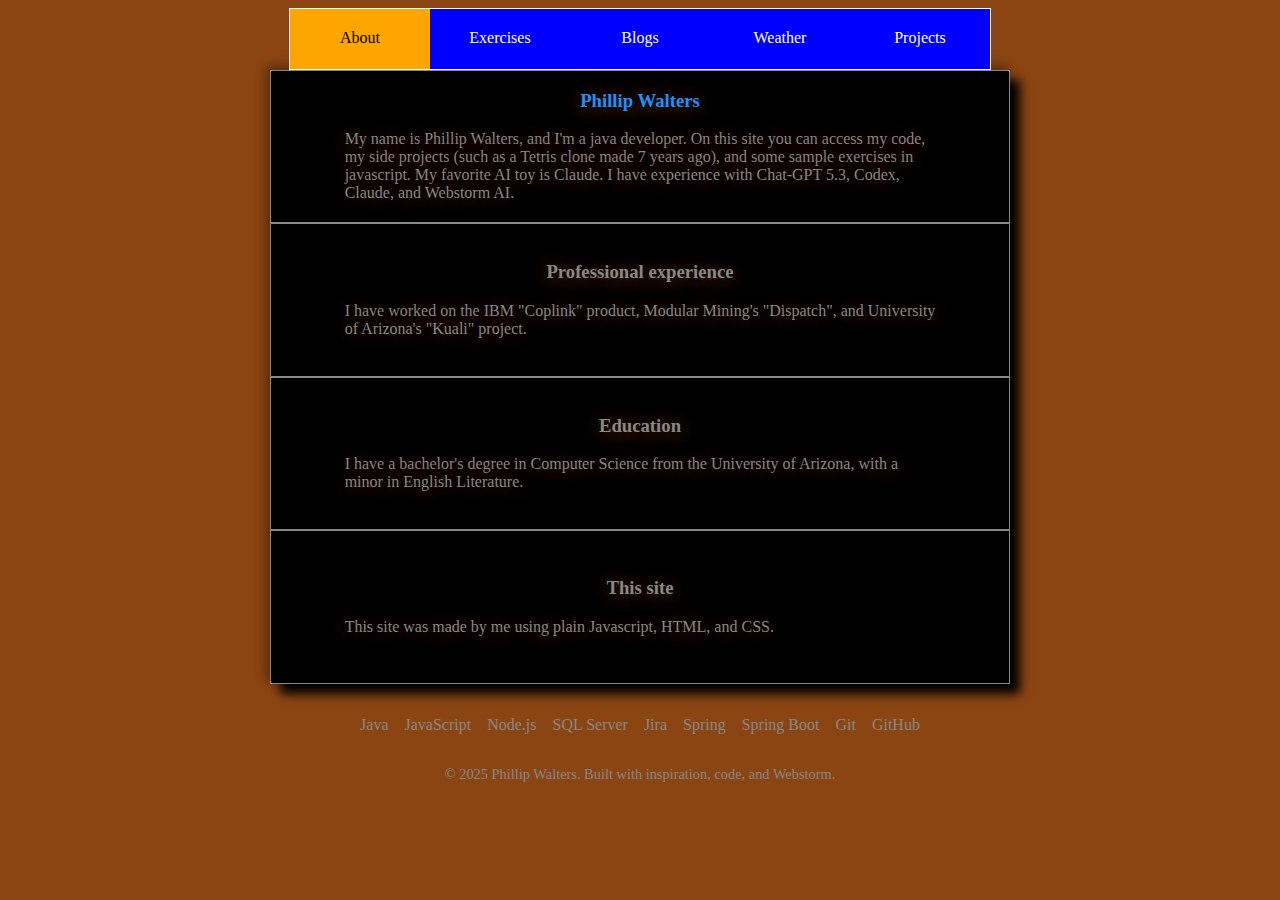
<file: index.html>
<!DOCTYPE html>
<html lang="en">

<head>
    <meta name="viewport" content="width=device-width, initial-scale=1.0" xmlns="http://www.w3.org/1999/html">
    <meta charset="UTF-8">
    <title>Phil's Portfolio</title>
    <link rel="stylesheet" href="css/style.css">
    <link rel="stylesheet" href="css/footer.css">
    <link rel="stylesheet" href="css/content.css">
</head>
<body>

<header class="header">

    <ul>
        <li><a href="./index.html" class="selected">About</a></li>
        <li><a href="./exercises.html">Exercises</a></li>
        <li><a href="./blogs.html">Blogs</a></li>
        <li><a href="./weather.html">Weather</a></li>
        <li><a href="./projects.html">Projects</a></li>
    </ul>

</header>




<div class="contains fourGrid">

<div class="section">
    <h3><a href="mailto:philumni@gmail.com" title="philumni@gmail.com">Phillip Walters</a></h3>
    <div style="width:80%;">My name is Phillip Walters, and I'm a java developer. On this site you can access my
        code, my side projects (such as a Tetris clone made 7 years ago),
        and some sample exercises in javascript. My favorite AI toy is Claude.
        I have experience with Chat-GPT 5.3, Codex, Claude, and Webstorm AI.
    </div>
</div>

<div class="section">
    <h3>Professional experience</h3>
    <div style="width:80%;">I have worked on the IBM "Coplink" product,
        Modular Mining's "Dispatch", and University of Arizona's "Kuali" project.
    </div>
</div>

<div class="section">
    <h3>Education</h3>
    <div style="width:80%;">I have a bachelor's degree in Computer Science from the University of Arizona,
        with a minor in English Literature.
    </div>
</div>

    <div class="section">

    <h3>This site</h3>

    <div style="width:80%;">
        This site was made by me using plain Javascript, HTML, and CSS.
    </div>
</div>
   </div> <!-- end flex column for the whole page -->
<footer>
    <div class="footer-links">
        <a href="https://www.java.com/" target="_blank">Java</a>
        <a href="https://developer.mozilla.org/en-US/docs/Web/JavaScript" target="_blank">JavaScript</a>
        <a href="https://nodejs.org/" target="_blank">Node.js</a>
        <a href="https://www.microsoft.com/" target="_blank">SQL Server</a>
        <a href="https://www.atlassian.com/software/jira" target="_blank">Jira</a>
        <a href="https://spring.io/" target="_blank">Spring</a>
        <a href="https://spring.io/projects/spring-boot" target="_blank">Spring Boot</a>
        <a href="https://git-scm.com/" target="_blank">Git</a>
        <a href="https://github.com/" target="_blank">GitHub</a>
           </div>
    <div class="footer-bottom">
        © 2025 Phillip Walters. Built with inspiration, code, and Webstorm.
    </div>


</footer>
</body>

</html>
</file>
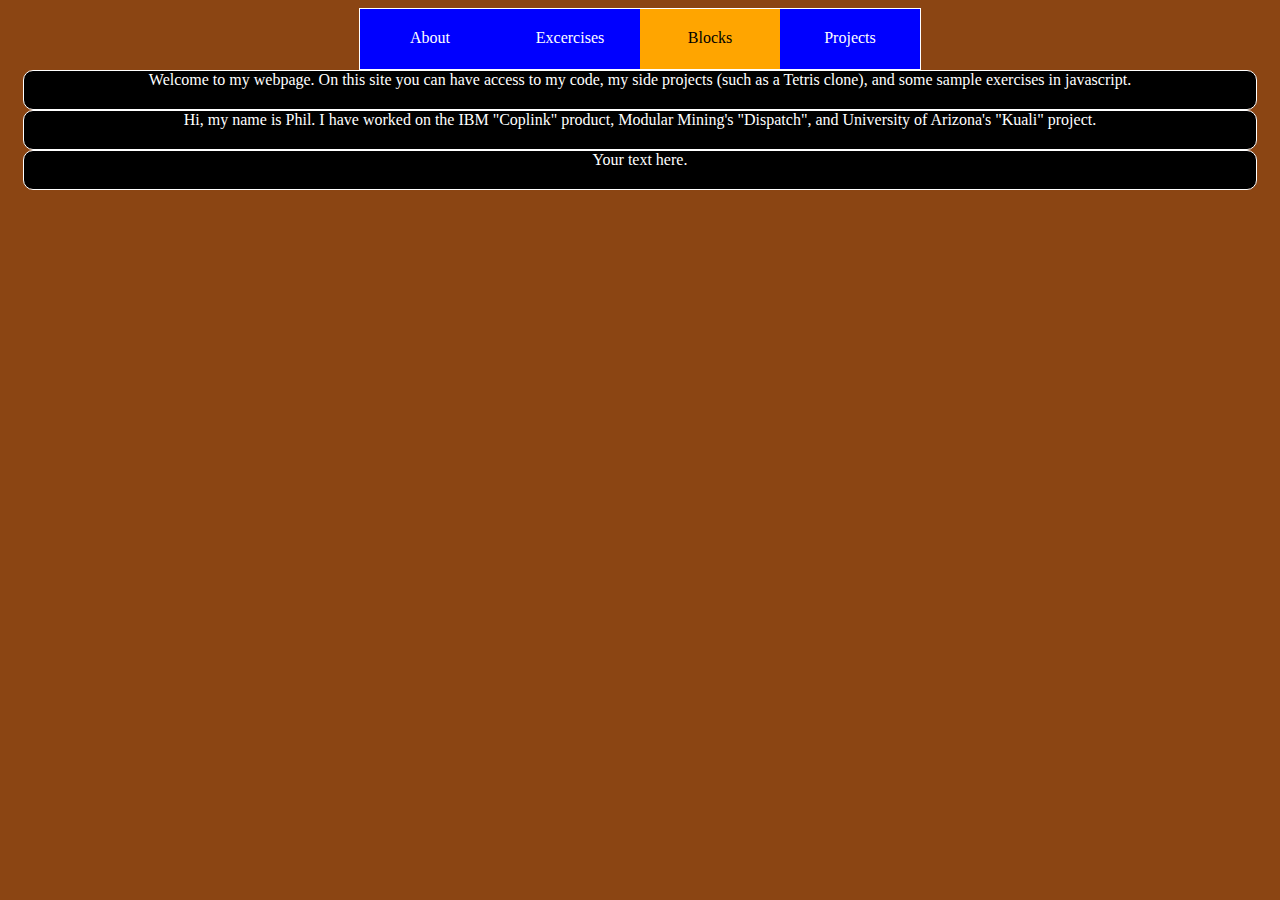
<file: blocks.html>
<!DOCTYPE html>
<html lang="en">

<head>
  <meta name="viewport" content="width=device-width, initial-scale=1.0" xmlns="http://www.w3.org/1999/html">
  <meta charset="UTF-8">
  <title>Phil's Portfolio</title>
  <link rel="stylesheet" href="css/style.css">
<body>

<header class="header">

  <ul>
    <li><a href="./index.html">About</a></li>
    <li><a href="./exercises.html">Excercises</a></li>
    <li><a href="./blocks.html" class="selected">Blocks</a></li>
    <li><a href="./projects.html">Projects</a></li>
  </ul>



</header>



<div class="centerRow">
  Welcome to my webpage. On this site you can have access to my code, my side projects (such as a Tetris clone),
  and some sample exercises in javascript.
</div>

<div class="centerRow">
  Hi, my name is Phil. I have worked on the IBM "Coplink" product, Modular Mining's "Dispatch", and University of Arizona's "Kuali" project.
</div>



<div class="centerRow">
  Your text here.
</div>

</body>

</html>
</file>
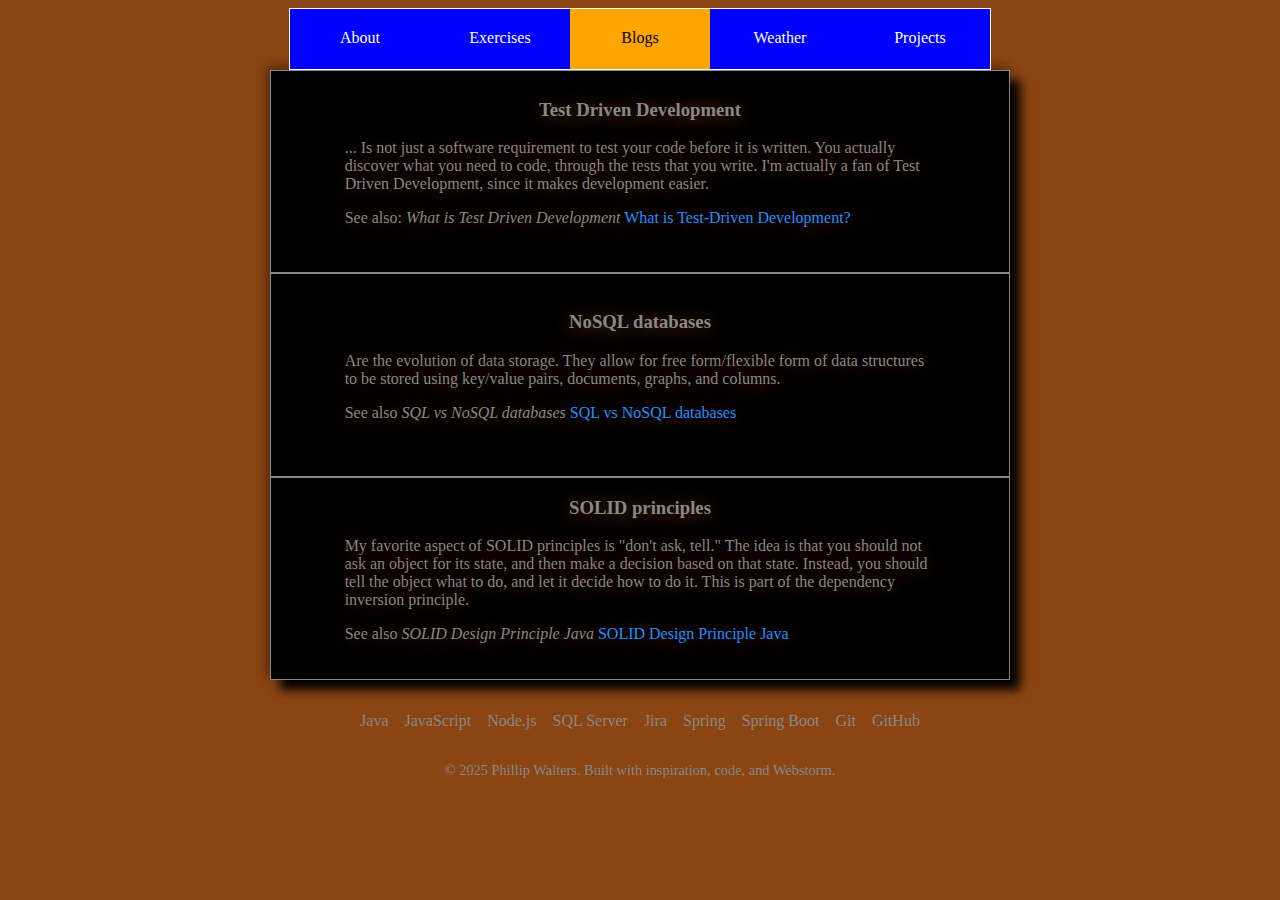
<file: blogs.html>
<!DOCTYPE html>
<html lang="en">

<head>
    <meta name="viewport" content="width=device-width, initial-scale=1.0" xmlns="http://www.w3.org/1999/html">
    <meta charset="UTF-8">
    <title>Phil's Portfolio</title>
    <link rel="stylesheet" href="css/style.css">
    <link rel="stylesheet" href="css/footer.css">
    <link rel="stylesheet" href="css/content.css">


<body>

<header class="header">

    <ul>
        <li><a href="./index.html">About</a></li>
        <li><a href="./exercises.html">Exercises</a></li>
        <li><a href="./blogs.html" class="selected">Blogs</a></li>
        <li><a href="./weather.html">Weather</a></li>
        <li><a href="./projects.html">Projects</a></li>
    </ul>


</header>

<div class="contains threeGrid">

<div class="section">
    <h3>Test Driven Development</h3>
    <div style="width:80%">... Is not just a software requirement to test your code before it is written.
        You actually discover what you need to code, through the tests that you write.
        I'm actually a fan of Test Driven Development, since it makes development easier.

    </div>
    <p style="width:80%">See also: <i>What is Test Driven Development</i>
        <a href="https://testdriven.io/test-driven-development" target="_blank" rel="noopener noreferrer">
            What is Test-Driven Development? </a></p>

</div>

<div class="section">
    <h3>NoSQL databases</h3>

    <div style="width:80%">
        Are the evolution of data storage. They allow for free form/flexible form of data structures to be stored using
        key/value pairs, documents, graphs, and columns.
        <p>See also <i>SQL vs NoSQL databases</i> <a href="https://circleci.com/blog/sql-vs-nosql-databases/"
                                                     target="_blank" rel="noopener noreferer">SQL vs NoSQL databases</a></p>
    </div>
</div>

<div class="section">
    <h3>SOLID principles</h3>
    <div style="width:80%">
    My favorite aspect of SOLID principles is "don't ask, tell." The idea is that you should not ask an object for its
    state, and then make a decision based on that state. Instead, you should tell the object what to do, and let it
    decide how to do it. This is part of the dependency inversion principle.
    <p>See also <i>SOLID Design Principle Java</i> <a href=
    "https://medium.com/@javatechie/solid-design-principle-java-ae96a48db97" target="_blank" rel="noopener noreferer">
        SOLID Design Principle Java</a></p>
</div>
</div>
</div>

<footer>
    <div class="footer-links">
        <a href="https://www.java.com/" target="_blank">Java</a>
        <a href="https://developer.mozilla.org/en-US/docs/Web/JavaScript" target="_blank">JavaScript</a>
        <a href="https://nodejs.org/" target="_blank">Node.js</a>
        <a href="https://www.microsoft.com/" target="_blank">SQL Server</a>
        <a href="https://www.atlassian.com/software/jira" target="_blank">Jira</a>
        <a href="https://spring.io/" target="_blank">Spring</a>
        <a href="https://spring.io/projects/spring-boot" target="_blank">Spring Boot</a>
        <a href="https://git-scm.com/" target="_blank">Git</a>
        <a href="https://github.com/" target="_blank">GitHub</a>
    </div>
    <div class="footer-bottom">
        © 2025 Phillip Walters. Built with inspiration, code, and Webstorm.
    </div>
</footer>
</body>

</html>
</file>
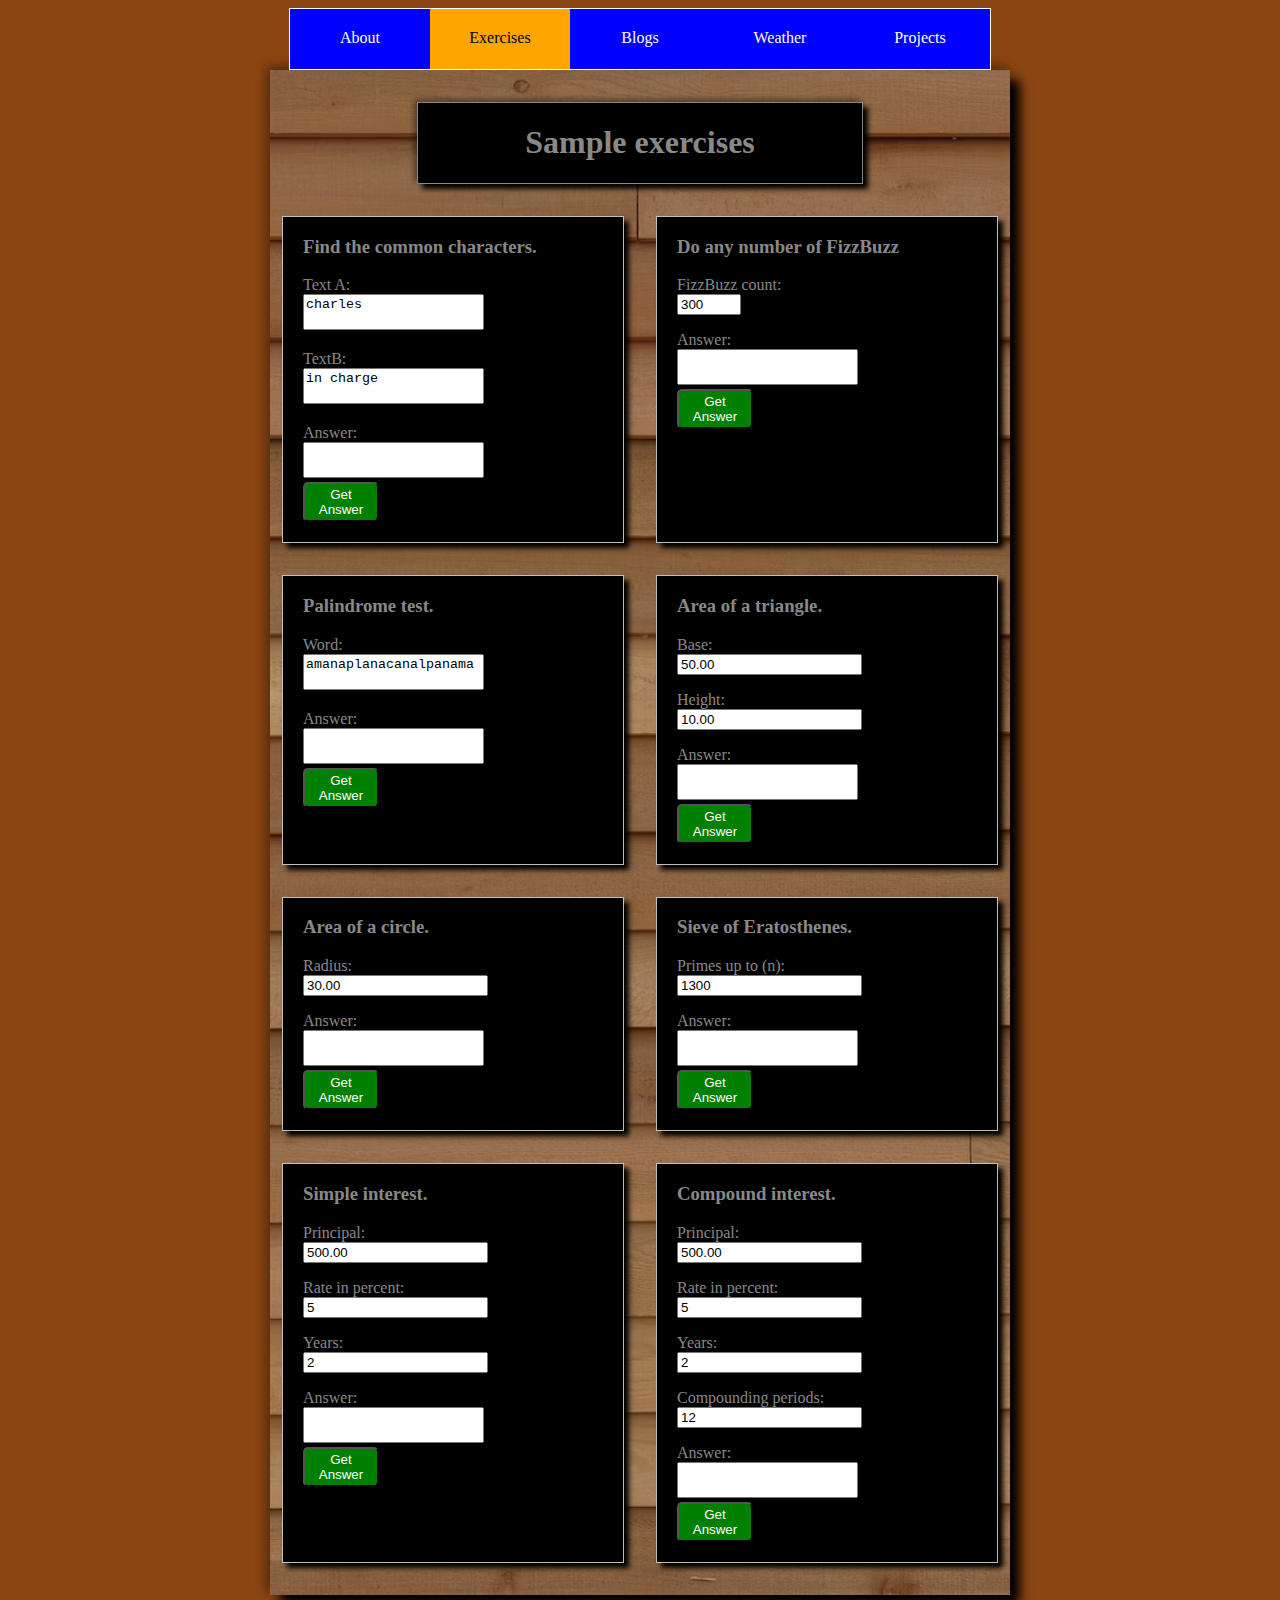
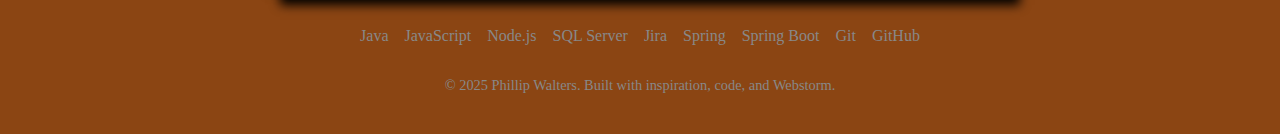
<file: exercises.html>
<!DOCTYPE html>

<html lang="en">
<meta name="viewport" content="width=device-width, initial-scale=1.0" xmlns="http://www.w3.org/1999/html">
<head>
    <title>Phil's Portfolio</title>
    <link rel="stylesheet" href="css/style.css">
    <link rel="stylesheet" href="css/footer.css">
    <link rel="stylesheet" href="css/exercises.css">
    <link rel="stylesheet" href="css/content.css">

    <script src="./js/solutions.js"></script>
    <script src="./js/solutions1.js"></script>
    <script src="./js/solutions2.js"></script>

    <link rel="preload" as="image" href="/wood2.avif" type="image/avif" fetchpriority="high">
</head>

<body>

<header class="header">
    <ul>
        <li><a href="index.html">About</a></li>
        <li><a href="exercises.html" class="selected">Exercises</a></li>
        <li><a href="blogs.html">Blogs</a></li>
        <li><a href="weather.html">Weather</a></li>
        <li><a href="projects.html">Projects</a></li>
    </ul>



</header>

<div class="article">

<div class="exerciseHeader">
    <h1>Sample exercises</h1>
</div>

<!-- start first problem set -->
<div class="container eightGrid">
    
      
    <div class="questionBox oneBox">
        <div>
            <div><h3>Find the common characters.</h3></div>

            <label for="textA">Text A:</label>
            <div><textarea id="textA">charles</textarea></div>
            <div style="height:1em;"></div>
            <label for="textB">TextB:</label>
            <div><textarea id="textB">in charge</textarea></div>
            <div style="height:1em;"></div>
            <label for="oneAnswer">Answer:</label>
            <div><textarea id="oneAnswer"></textarea></div>
            <div>
                <button onclick="myApp.oneAnswer();">Get Answer</button>
            </div>


        </div> <!-- end one box -->
    </div> <!-- end questionBox -->

    <div class="questionBox twoBox">
        <div>
            <div><h3>Do any number of FizzBuzz</h3></div>
            <label for="fCount">FizzBuzz count:</label>
            <div><input type="number" id="fCount" min=10 max=300 value="300"></div>
            <div style="height:1em;"></div>
            <label for="twoAnswer">Answer:</label>
            <div><textarea id="twoAnswer"></textarea></div>
            <div>
                <button onclick="myApp.twoAnswer()">Get Answer</button>
            </div>


        </div> <!-- end twoBox -->
    </div> <!-- end questionBox -->

    <div class="questionBox threeBox">
        <div>
            <div><h3>Palindrome test.</h3></div>

            <label for="pWord">Word:</label>
            <div><textarea id="pWord">amanaplanacanalpanama</textarea></div>
            <div style="height:1em;"></div>
            <label for="threeAnswer">Answer:</label>
            <div><textarea id="threeAnswer"></textarea></div>
            <div>
                <button onclick="myApp.threeAnswer();">Get Answer</button>
            </div>

        </div> <!-- end three box -->
    </div> <!-- end questionBox -->

    <div class="questionBox fourBox">
        <div>
            <div><h3>Area of a triangle.</h3></div>

            <label for="base">Base:</label>
            <div><input type="number" id="base" value="50.00"></div>
            <div style="height:1em;"></div>
            <label for="ht">Height:</label>
            <div><input type="number" id="ht" value="10.00"></div>
            <div style="height:1em;"></div>
            <label for="fourAnswer">Answer:</label>
            <div><textarea id="fourAnswer"></textarea></div>
            <div>
                <button onclick="myApp.fourAnswer();">Get Answer</button>
            </div>

        </div> <!-- end four box -->
    </div> <!-- end questionBox -->

    <div class="questionBox fiveBox">
        <div>
            <div><h3>Area of a circle.</h3></div>
            <label for="radius">Radius:</label>
            <div><input type="number" id="radius" value="30.00"></div>
            <div style="height:1em;"></div>
            <label for="fiveAnswer">Answer:</label>
            <div><textarea id="fiveAnswer"></textarea></div>
            <div>
                <button onclick="myApp.fiveAnswer();">Get Answer</button>
            </div>

        </div> <!-- end five box -->
    </div> <!-- end questionBox -->

    <div class="questionBox sixBox">
        <div>
            <div><h3>Sieve of Eratosthenes.</h3></div>

            <label for="nPrimes">Primes up to (n):</label>
            <div><input type="number" id="nPrimes" value="1300"></div>
            <div style="height:1em;"></div>
            <label for="sixAnswer">Answer:</label>
            <div><textarea id="sixAnswer"></textarea></div>
            <div>
                <button onclick="myApp.sixAnswer();">Get Answer</button>
            </div>

        </div> <!-- end six box -->
    </div> <!-- end questionBox -->

    <div class="questionBox sevenBox">
        <div>
            <div><h3>Simple interest.</h3></div>

            <label for="sPrincipal">Principal:</label>
            <div><input type="number" id="sPrincipal" value="500.00"></div>
            <div style="height:1em;"></div>
            <label for="sRate">Rate in percent:</label>
            <div><input type="number" id="sRate" value="5"></div>
            <div style="height:1em;"></div>
            <label for="sYears">Years:</label>
            <div><input type="number" id="sYears" value="2"></div>
            <div style="height:1em;"></div>
            <label for="sevenAnswer">Answer:</label>
            <div><textarea id="sevenAnswer"></textarea></div>
            <div>
                <button onclick="myApp.sevenAnswer();">Get Answer</button>
            </div>

        </div> <!-- end seven box -->
    </div> <!-- end questionBox -->

    <div class="questionBox eightBox">

        <div>
            <div><h3>Compound interest.</h3></div>

            <label for="cPrincipal">Principal:</label>
            <div><input type="number" id="cPrincipal" value="500.00"></div>
            <div style="height:1em;"></div>
            <label for="cRate">Rate in percent:</label>
            <div><input type="number" id="cRate" value="5"></div>
            <div style="height:1em;"></div>
            <label for="cYears">Years:</label>
            <div><input type="number" id="cYears" value="2"></div>
            <div style="height:1em;"></div>
            <label for="cPeriods">Compounding periods:</label>
            <div><input type="number" id="cPeriods" value="12"></div>
            <div style="height:1em;"></div>
            <label for="eightAnswer">Answer:</label>
            <div><textarea id="eightAnswer"></textarea></div>
            <div>
                <button onclick="myApp.eightAnswer();">Get Answer</button>
            </div>

        </div> <!-- end eight box -->


    </div> <!-- end questionBox -->

</div> <!-- end container -->
</div> <!-- end article -->
<footer>
    <div class="footer-links">
        <a href="https://www.java.com/" target="_blank">Java</a>
        <a href="https://developer.mozilla.org/en-US/docs/Web/JavaScript" target="_blank">JavaScript</a>
        <a href="https://nodejs.org/" target="_blank">Node.js</a>
        <a href="https://www.microsoft.com/" target="_blank">SQL Server</a>
        <a href="https://www.atlassian.com/software/jira" target="_blank">Jira</a>
        <a href="https://spring.io/" target="_blank">Spring</a>
        <a href="https://spring.io/projects/spring-boot" target="_blank">Spring Boot</a>
        <a href="https://git-scm.com/" target="_blank">Git</a>
        <a href="https://github.com/" target="_blank">GitHub</a>
    </div>
    <div class="footer-bottom">
        © 2025 Phillip Walters. Built with inspiration, code, and Webstorm.
    </div>
</footer>
</body>
</html>
</file>
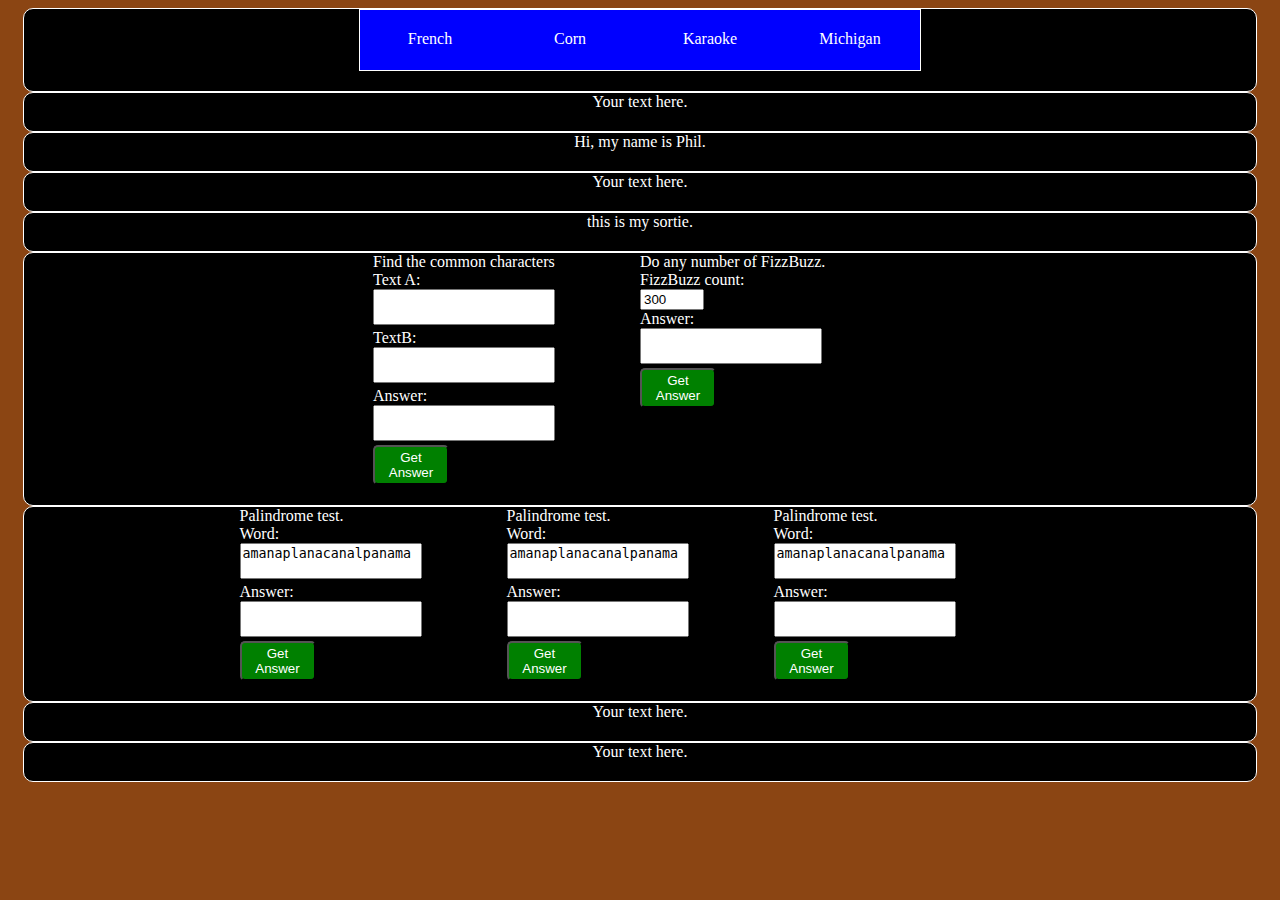
<file: port.html>
<!DOCTYPE html>


<meta name="viewport" content="width=device-width, initial-scale=1.0" xmlns="http://www.w3.org/1999/html">
<head>
	<link rel="stylesheet" href="css/style.css">

	<script src="./js/solutions.js"></script>
	<script src="./js/solutions1.js"></script>
</head>

<body>

<header class="centerRow">
 	 <div class="nav" style="width:60%">
 	 	<ul>
		<li><a href="#Soap">French</a></li>
 	  <li><a href="#Cars">Corn</a></li>
    <li><a href="#Bikes">Karaoke</a></li>
    <li><a href="#Tobacco">Michigan</a></li>
		</ul>
</div>


</header>



	<div class="centerRow">
		Your text here.
</div>

<div class="centerRow">
		Hi, my name is Phil.
</div>



<div class="centerRow">
		Your text here.
</div>

<div class="centerRow" id="Soap">
		this is my sortie.
</div>


<!-- start first problem set -->
<div class="centerRow">



<div class="leftRow">
  <div class="oneBox">
  <div>Find the common characters</div>
  <div></div>
  <div>Text A:</div>
  <div><textarea id="textA"></textarea></div>
  <div></div>
  <div>TextB:</div>
  <div><textarea id="textB"></textarea></div>
  <div></div>
  <div>Answer:</div>
  <div><textarea id="oneAnswer"></textarea></div>
  <div><button onclick="oneAnswer();">Get Answer</button></div>

  </div> <!-- end one box -->
  </div> <!-- end left row -->


  <div class="leftRow">
    <div class="twoBox">
      <div>Do any number of FizzBuzz.</div>
      <div></div>
      <div>FizzBuzz count:</div>
      <div><input type="number" id="fCount" min=10 max=300 value="300"></div>
      <div></div>
      <div>Answer:</div>
      <div><textarea id="twoAnswer"></textarea></div>
      <div><button onclick="twoAnswer()">Get Answer</button></div>
    </div> <!-- end twoBox -->
    </div> <!-- end left row -->


</div> <!-- end center row -->



<div class="centerRow">

<div class="leftRow" id="one">
  <div class="threeBox">
    <div>Palindrome test.</div>
    <div></div>
    <div>Word:</div>
    <div><textarea id="pWord">amanaplanacanalpanama</textarea></div>
    <div></div>
    <div>Answer:</div>
    <div><textarea id="threeAnswer"></textarea></div>
    <div><button onclick="myApp.threeAnswer();">Get Answer</button></div>

  </div> <!-- end three box -->
</div> <!-- end left row -->

  <div class="leftRow" id="one">
    <div class="threeBox">
      <div>Palindrome test.</div>
      <div></div>
      <div>Word:</div>
      <div><textarea id="pWord">amanaplanacanalpanama</textarea></div>
      <div></div>
      <div>Answer:</div>
      <div><textarea id="threeAnswer"></textarea></div>
      <div><button onclick="myApp.threeAnswer();">Get Answer</button></div>

    </div> <!-- end three box -->
  </div> <!-- end left row -->

  <div class="leftRow" id="one">
    <div class="threeBox">
      <div>Palindrome test.</div>
      <div></div>
      <div>Word:</div>
      <div><textarea id="pWord">amanaplanacanalpanama</textarea></div>
      <div></div>
      <div>Answer:</div>
      <div><textarea id="threeAnswer"></textarea></div>
      <div><button onclick="myApp.threeAnswer();">Get Answer</button></div>

    </div> <!-- end three box -->
  </div> <!-- end left row -->

</div> <!-- end center row -->

<div class="centerRow">
		Your text here.
</div>


<div class="centerRow">
		Your text here.
</div>




</div>
</body></html>
</file>
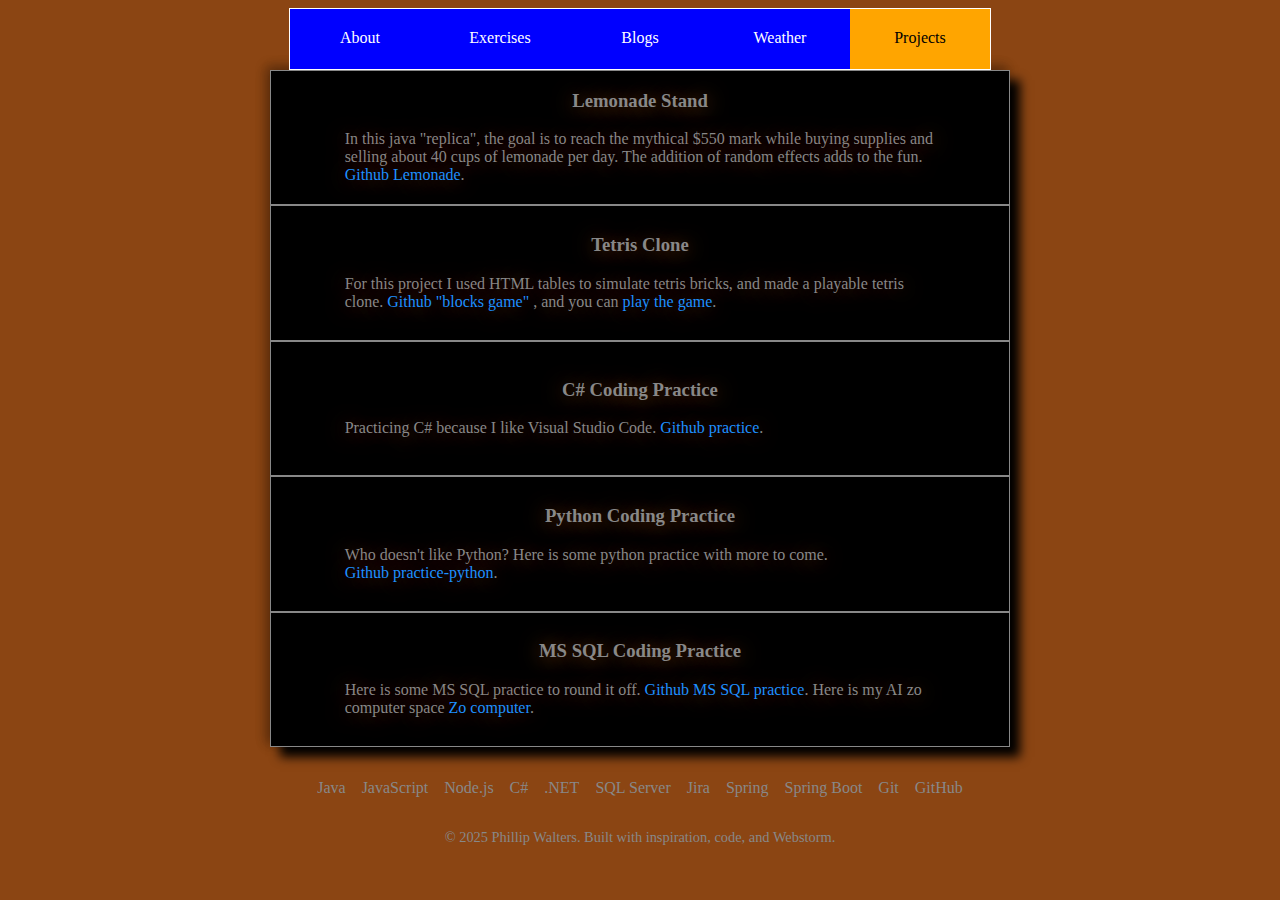
<file: projects.html>
<!DOCTYPE html>
<html lang="en">

<head>
    <meta name="viewport" content="width=device-width, initial-scale=1.0" xmlns="http://www.w3.org/1999/html">
    <meta charset="UTF-8">
    <title>Phil's Portfolio</title>
    <link rel="stylesheet" href="css/style.css">
    <link rel="stylesheet" href="css/footer.css">
    <link rel="stylesheet" href="css/content.css">
<body>

<header class="header">

    <ul>
        <li><a href="./index.html">About</a></li>
        <li><a href="./exercises.html">Exercises</a></li>
        <li><a href="./blogs.html">Blogs</a></li>
        <li><a href="./weather.html">Weather</a></li>
        <li><a href="./projects.html" class="selected">Projects</a></li>
    </ul>
</header>

<div class="contains fiveGrid">
<div class="section">
    <h3>Lemonade Stand</h3>
    <div style="width:80%">In this java "replica", the goal is to reach
        the mythical $550 mark while buying supplies and selling about 40 cups of lemonade per day. The addition
        of random effects adds to the fun. <a href="https://github.com/philumni/lemonade" target="_blank"
                                              rel="noopener noreferrer">Github Lemonade</a>.
    </div>
</div>

<div class="section">
    <h3>Tetris Clone</h3>
    <div style="width:80%">

        For this project I used HTML tables to simulate tetris bricks, and made a playable tetris clone.
        <a href="https://github.com/philwwork/blocksgame" target="_blank" rel="noopener noreferrer">Github "blocks
            game"</a>
        , and you can
        <a href="./blocks/blocks.html" target="_blank" rel="noopener noreferrer">play the game</a>.
    </div>
</div>

<div class="section">
    <h3>C# Coding Practice</h3>
    <div style="width:80%">Practicing C# because I like Visual Studio Code.
        <a href="https://github.com/philumni/practice" target="_blank" rel="noopener noreferrer">Github practice</a>.
    </div>
</div>

    <div class="section">
        <h3>Python Coding Practice</h3>
        <div style="width:80%">Who doesn't like Python? Here is some python practice with more to come. <a href="https://github.com/philumni/practice-python" target="_blank" rel="noopener noreferrer">Github practice-python</a>.
        </div>
    </div>

    <div class="section">
        <h3>MS SQL Coding Practice</h3>
        <div style="width:80%">Here is some MS SQL practice to round it off. <a href="https://github.com/philumni/MS-SQL-practice" target="_blank" rel="noopener noreferrer">Github MS SQL practice</a>. Here is my AI zo computer space <a href="https://philumni.zo.space">Zo computer</a>.
        </div>
    </div>

</div> <!-- end contains -->

<footer>
    <div class="footer-links">
        <a href="https://www.java.com/" target="_blank">Java</a>
        <a href="https://developer.mozilla.org/en-US/docs/Web/JavaScript" target="_blank">JavaScript</a>
        <a href="https://nodejs.org/" target="_blank">Node.js</a>
        <a href="https://learn.microsoft.com/en-us/dotnet/csharp/" target="_blank">C#</a>
        <a href="https://dotnet.microsoft.com/" target="_blank">.NET</a>
        <a href="https://www.microsoft.com/" target="_blank">SQL Server</a>
        <a href="https://www.atlassian.com/software/jira" target="_blank">Jira</a>
        <a href="https://spring.io/" target="_blank">Spring</a>
        <a href="https://spring.io/projects/spring-boot" target="_blank">Spring Boot</a>
        <a href="https://git-scm.com/" target="_blank">Git</a>
        <a href="https://github.com/" target="_blank">GitHub</a>
    </div>
    <div class="footer-bottom">
        © 2025 Phillip Walters. Built with inspiration, code, and Webstorm.
    </div>
</footer>
</body>

</html>
</file>
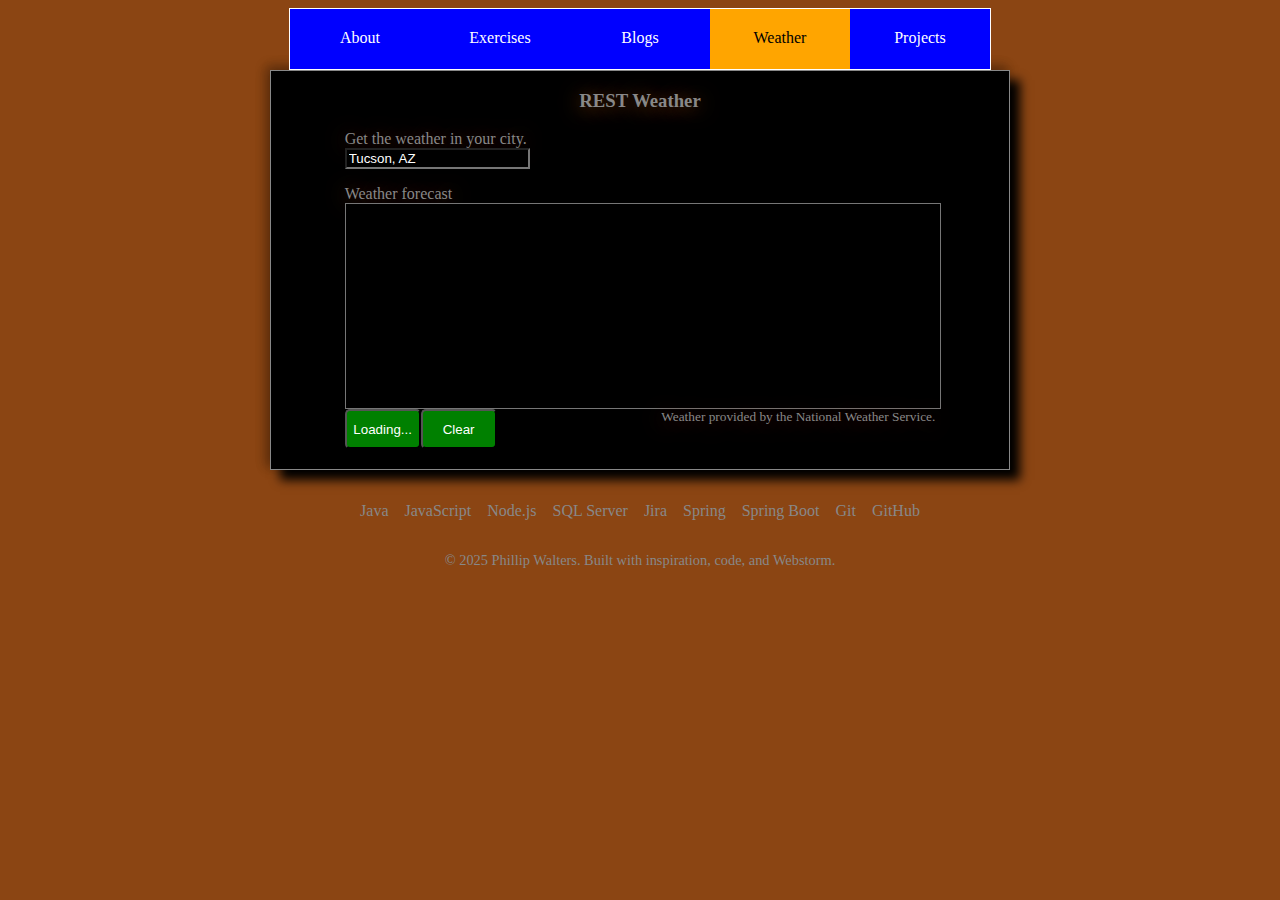
<file: weather.html>
<!DOCTYPE html>
<html lang="en">

<head>
    <meta name="viewport" content="width=device-width, initial-scale=1.0" xmlns="http://www.w3.org/1999/html">
    <meta charset="UTF-8">
    <title>Phil's Portfolio</title>
    <link rel="stylesheet" href="css/style.css">
    <link rel="stylesheet" href="css/footer.css">
    <link rel="stylesheet" href="css/content.css">

    <script src="./js/solutions3.js"></script>
    <script>window.onload = function () {
        myApp.weatherLog("Loading weather...");
        myApp.doWeather();
    }</script>
<body>

<header class="header">

    <ul>
        <li><a href="./index.html">About</a></li>
        <li><a href="./exercises.html">Exercises</a></li>
        <li><a href="./blogs.html">Blogs</a></li>
        <li><a href="./weather.html" class="selected">Weather</a></li>

        <li><a href="./projects.html">Projects</a></li>
    </ul>
</header>

<div class="contains oneGrid">
<div class="section">
    <h3>REST Weather</h3>
    <div style="width:80%">
        <div class="column">
            <label for="city">Get the weather in your city.</label>
            <div><input type="text" id="city" value="Tucson, AZ"></div>


            <div style="height:1em;"></div>
            <label for="weather">Weather forecast</label>
            <textarea style="width:100%;height:200px;" id="weather"></textarea>

            <div class="row">
            <div class="row">
                <button onclick="myApp.doWeather();" id="getWeather">Get Weather</button>
                <button onclick="myApp.clearWeather();">Clear</button>
            </div>
            <div style="display:flex;justify-content:flex-end;width:100%;"><sup>Weather provided by the National Weather Service.
            </sup></div></div>
        </div>

    </div>
</div>
</div> <!-- end contains -->
<footer>
    <div class="footer-links">
        <a href="https://www.java.com/" target="_blank">Java</a>
        <a href="https://developer.mozilla.org/en-US/docs/Web/JavaScript" target="_blank">JavaScript</a>
        <a href="https://nodejs.org/" target="_blank">Node.js</a>
        <a href="https://www.microsoft.com/" target="_blank">SQL Server</a>
        <a href="https://www.atlassian.com/software/jira" target="_blank">Jira</a>
        <a href="https://spring.io/" target="_blank">Spring</a>
        <a href="https://spring.io/projects/spring-boot" target="_blank">Spring Boot</a>
        <a href="https://git-scm.com/" target="_blank">Git</a>
        <a href="https://github.com/" target="_blank">GitHub</a>
    </div>
    <div class="footer-bottom">
        © 2025 Phillip Walters. Built with inspiration, code, and Webstorm.
    </div>
</footer>

</body>

</html>
</file>
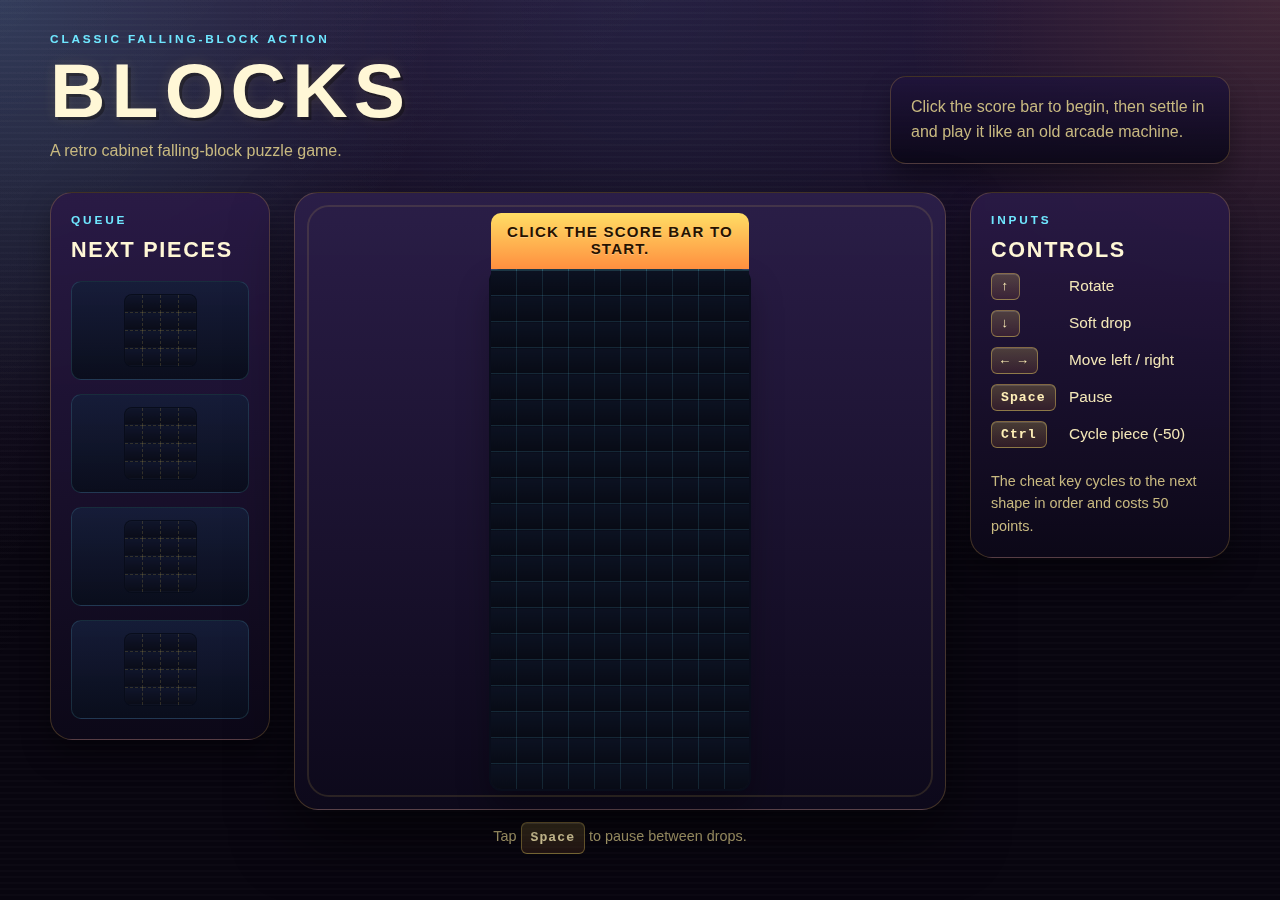
<file: blocks-remake/blocks.html>
<!DOCTYPE html>
<html lang="en">
<head>
  <meta charset="utf-8">
  <title>Blocks</title>
  <!--
    © Copyright 2018 Phillip Walters, All Rights Reserved.
    HTML, CSS, and Javascript programmed by Phillip Walters.
    Refactored 2025.
  -->
  <link rel="stylesheet" href="blocks.css">
</head>
<body>
  <main class="app-shell">
    <header class="hero">
      <div class="hero-copy">
        <p class="eyebrow">Classic falling-block action</p>
        <h1>Blocks</h1>
        <p class="intro">
          A retro cabinet falling-block puzzle game.
        </p>
      </div>

      <div class="hero-notes">
        <p>Click the score bar to begin, then settle in and play it like an old arcade machine.</p>
      </div>
    </header>

    <section id="game-container" class="game-layout">
      <aside id="sidebar" class="panel preview-panel" aria-label="Upcoming pieces">
        <div class="panel-head">
          <p class="panel-label">Queue</p>
          <h2>Next Pieces</h2>
        </div>

        <div class="preview-stack">
          <div class="preview-slot">
            <table id="typeBoard1" class="preview-table"></table>
          </div>
          <div class="preview-slot">
            <table id="typeBoard2" class="preview-table"></table>
          </div>
          <div class="preview-slot">
            <table id="typeBoard3" class="preview-table"></table>
          </div>
          <div class="preview-slot">
            <table id="typeBoard4" class="preview-table"></table>
          </div>
        </div>
      </aside>

      <section id="board-col" class="board-panel" aria-label="Game board">
        <div class="board-frame">
          <table id="board">
            <caption id="caption">Click the score bar to start.</caption>
          </table>
        </div>

        <p class="board-help">Tap <kbd>Space</kbd> to pause between drops.</p>
      </section>

      <aside id="controls-col" class="panel controls-panel" aria-label="Controls">
        <div class="panel-head">
          <p class="panel-label">Inputs</p>
          <h2>Controls</h2>
        </div>

        <table class="controls-table">
          <tr><td class="key">&#x2191;</td><td>Rotate</td></tr>
          <tr><td class="key">&#x2193;</td><td>Soft drop</td></tr>
          <tr><td class="key">&#x2190; &#x2192;</td><td>Move left / right</td></tr>
          <tr><td class="key">Space</td><td>Pause</td></tr>
          <tr><td class="key">Ctrl</td><td>Cycle piece (-50)</td></tr>
        </table>

        <p class="controls-note">The cheat key cycles to the next shape in order and costs 50 points.</p>
      </aside>
    </section>
  </main>

  <script src="blocks.js"></script>
</body>
</html>
</file>
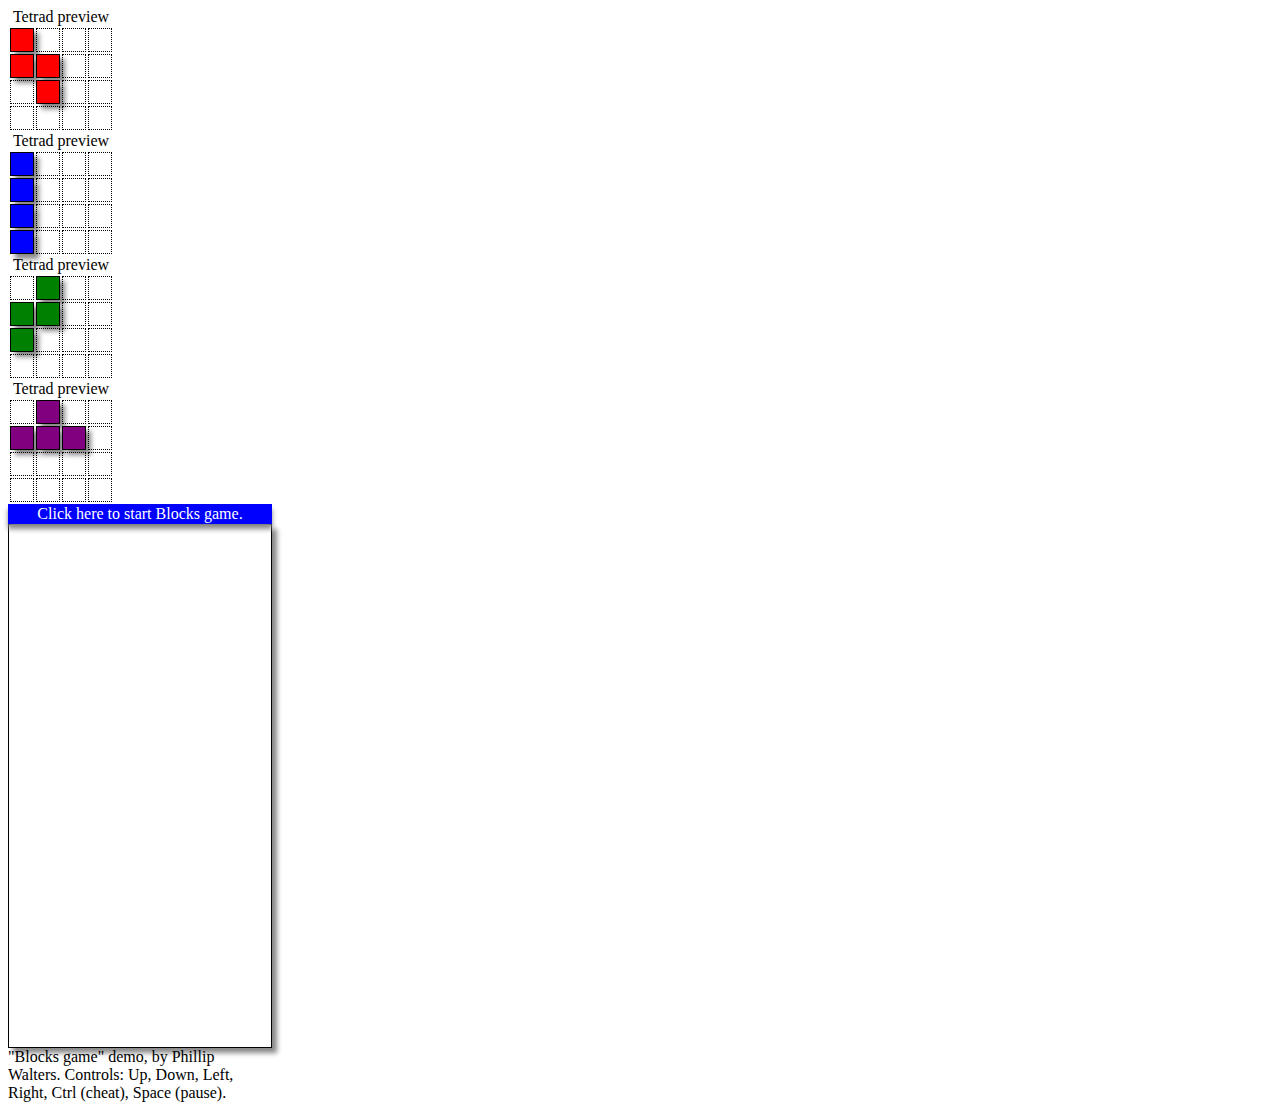
<file: blocks/blocks.html>
<!DOCTYPE html>
<html lang="en">

<head>
    <meta name="viewport" content="width=device-width, initial-scale=1.0" xmlns="http://www.w3.org/1999/html">
    <meta charset="UTF-8">

    <link rel="stylesheet" href="./blocks.css">

    <title>Blocks</title>

<!--
© Copyright 2018 Phillip Walters, All Rights Reserved.
HTML, CSS, and Javascript programmed by Phillip Walters.
-->


</head>

<body>

<div class="row">

<div class="column" style="margin-right:20px;">
<div>
<table id="typeBoard1">
<caption>Tetrad preview</caption>
<tr> <td class="tStyle1"></td> <td class="tStyle8"></td> <td class="tStyle8"></td> <td class="tStyle8"></td> </tr>
<tr> <td class="tStyle1"></td> <td class="tStyle1"></td> <td class="tStyle8"></td> <td class="tStyle8"></td> </tr>
<tr> <td class="tStyle8"></td> <td class="tStyle1"></td> <td class="tStyle8"></td> <td class="tStyle8"></td> </tr>
<tr> <td class="tStyle8"></td> <td class="tStyle8"></td> <td class="tStyle8"></td> <td class="tStyle8"></td> </tr>
</table>
</div>

<div>
<table id="typeBoard2">
<caption>Tetrad preview</caption>
<tr> <td class="tStyle2"></td> <td class="tStyle8"></td> <td class="tStyle8"></td> <td class="tStyle8"></td> </tr>
<tr> <td class="tStyle2"></td> <td class="tStyle8"></td> <td class="tStyle8"></td> <td class="tStyle8"></td> </tr>
<tr> <td class="tStyle2"></td> <td class="tStyle8"></td> <td class="tStyle8"></td> <td class="tStyle8"></td> </tr>
<tr> <td class="tStyle2"></td> <td class="tStyle8"></td> <td class="tStyle8"></td> <td class="tStyle8"></td> </tr>
</table>
</div>

<div>
<table id="typeBoard3">
<caption>Tetrad preview</caption>
<tr> <td class="tStyle8"></td> <td class="tStyle3"></td> <td class="tStyle8"></td> <td class="tStyle8"></td> </tr>
<tr> <td class="tStyle3"></td> <td class="tStyle3"></td> <td class="tStyle8"></td> <td class="tStyle8"></td> </tr>
<tr> <td class="tStyle3"></td> <td class="tStyle8"></td> <td class="tStyle8"></td> <td class="tStyle8"></td> </tr>
<tr> <td class="tStyle8"></td> <td class="tStyle8"></td> <td class="tStyle8"></td> <td class="tStyle8"></td> </tr>
</table>
</div>

<div>
<table id="typeBoard4">
<caption>Tetrad preview</caption>
<tr> <td class="tStyle8"></td> <td class="tStyle4"></td> <td class="tStyle8"></td> <td class="tStyle8"></td> </tr>
<tr> <td class="tStyle4"></td> <td class="tStyle4"></td> <td class="tStyle4"></td> <td class="tStyle8"></td> </tr>
<tr> <td class="tStyle8"></td> <td class="tStyle8"></td> <td class="tStyle8"></td> <td class="tStyle8"></td> </tr>
<tr> <td class="tStyle8"></td> <td class="tStyle8"></td> <td class="tStyle8"></td> <td class="tStyle8"></td> </tr>
</table>
</div>
<div>

</div>

</div>

<div class="column" style="margin-right:20px;" >
<div>
<table  id="board" onclick="no()" style="border: 1px solid black;box-shadow:5px 5px 5px #888888;">
<caption id="caption" onclick="startGame(event)">Click here to start Blocks game.</caption>
</table>
</div>
</div>

<div class="column" style="width:20%">"Blocks game" demo, by Phillip Walters.
    Controls: Up, Down, Left, Right, Ctrl (cheat), Space (pause).</div>


</div>

<span style="border: 1px" ></span>


<script src="./blocks.js">
</script>

</body>


</html>
</file>
<file: css/style.css>
.row
{
	display:flex;
	flex-direction:row;
  justify-content:flex-start;
}

.column
{
  display: flex;
	flex-direction:column;
  justify-content:flex-start;
  padding:0;
  margin:0;
}

.centerRow
{
	display: flex;
	flex-direction:row;
	justify-content:center;
  background-color:black;
  color:white;
  border:solid 1px;
  border-radius:10px;
  padding-bottom:20px;
}

.header
{
  display: flex;
  flex-direction:row;
  justify-content:center;
}

img
{
	opacity:0.5;
}

.centerCol
{
	display: flex;
	flex-direction:column;
	justify-content:center;
  align-items: center;

  background-color:black;
  color:white;
  border:solid 1px;
  border-radius:10px;
  padding-bottom:20px;

}

.leftRow
{
	display: flex;
	flex-direction:row;
	justify-content:flex-start;
	background-color:black;
	color:white;
	/*border:1px solid green;*/
  width:267px;
}

.centerBox
{
	display:flex;
	flex-direction:row;
	justify-content:center;
}

.nav
{
	display: flex;
	flex-direction:row;
	justify-content:space-around;
	align-items:center;
}

    body
    {
        background-color:saddlebrown;
        color:black;

    }

ul {
  list-style-type: none;
  margin: 0;
  padding: 0;
  overflow: hidden;
  color:white;
  border:solid 1px;
}



	li {float:left;
	}
    li a
    {
        display:flex;
	      flex-direction:row;
	      justify-content:center;
        background-color:blue;
        color:white;
        width:100px;
        height:20px;
        padding:20px;
    }

	a {text-decoration:none;}


a { color:dodgerblue;
    white-space:nowrap;
	}


button { background-color:green; color:white;
	height:3em;
  width:76px;
  border-radius:5px;
 -webkit-user-select: none; /* Safari, Chrome, Opera */
  -moz-user-select: none;    /* Firefox */
  -ms-user-select: none;     /* Internet Explorer/Edge */
  user-select: none;         /* Standard syntax */

margin-bottom:0;}

.labelText { padding-left:5px;}

textarea {
	resize:none; }

.selected
{
  background-color:orange;
  color:black;
}

html {
  scrollbar-gutter: stable both-edges;
}
</file>
<file: css/footer.css>
footer {
    color: #ccc;
    padding: 2rem 1rem;

}

footer h2 {
    color: #fff;
    text-align: center;
    margin-bottom: 1.5rem;
}

.footer-links {
    display: flex;
    flex-wrap: wrap;
    justify-content: center;
    gap: 1rem;
}

.footer-links a {
    color: #888;
    text-decoration: none;
    font-weight: 500;
    transition: color 0.2s ease;
}

.footer-links a:hover {
    color: #fff;
}

.footer-bottom {
    text-align: center;
    margin-top: 2rem;
    font-size: 0.9rem;
    color: #888;
}
</file>
<file: css/content.css>
.exercisesHeader {
    padding-bottom: 0;
}


.contains {
    display: grid;
    width: 60%;
    margin:0 auto;
    align-items: stretch;
    flex: 1;
    box-shadow: 10px 10px 10px black,
    -5px -5px 10px rgba(0, 0, 0, 0.18),  /* faint top-left */
    -5px  0   10px rgba(0, 0, 0, 0.12),  /* faint left */
    0   -5px 10px rgba(0, 0, 0, 0.12);  /* faint top */


    text-shadow:0 2px 20px saddlebrown;
}


@container (max-width: 720px) {
    .contains {
        display: grid;
        width: 90%;
        margin:0 auto;
        align-items: stretch;
        flex: 1;
    }    }


.sixGrid {
    grid-template-columns: 1fr;
    grid-template-rows: 1fr 1fr 1fr 1fr 1fr 1fr;
    align-items:stretch;
}

.fiveGrid {
    grid-template-columns: 1fr;
    grid-template-rows: 1fr 1fr 1fr 1fr 1fr;
    align-items:stretch;
}
.fourGrid {
    grid-template-columns: 1fr;
    grid-template-rows: 1fr 1fr 1fr 1fr;
}

.threeGrid {
    grid-template-columns: 1fr;
    grid-template-rows: 1fr 1fr 1fr;
}

.OneGrid {
    grid-template-columns: 1fr;
    grid-template-rows: 1fr;
}

.section {
    background-color: black;
    color: #888;
    border: 1px solid #888;
    padding-bottom: 20px;

    display: flex;
    flex-direction: column;
    justify-content: center;
    align-items: center;
}

.aboutSection {
    height: 7em;
}

.blogsSection {
    height: 11em;
}

.projectsSection {
    height: 8em;
}

.exercisesTop {
    border-bottom: 0;
}

.exercisesMiddle {
    border-top: 0;
    border-bottom: 0;
}

.exercisesBottom {
    border-top: 0;
}

.centerBox {
    display: flex;
    flex-direction: row;
    justify-content: center;
}

#weather
{
    background-color:black;
    color:white;
}

#city
{
    background-color:black;
    color:white;
}
</file>
<file: css/exercises.css>
.exerciseHeader {
    display: flex;
    flex-direction: row;
    justify-content: center;
    text-align: center;
    background-color: black;
    color: #888;
    border: solid 1px;
    flex-wrap: wrap;
    width: 60%;
    margin-left: auto;
    margin-right: auto;
    box-shadow: 5px 5px 5px black,
    -4px -4px 4px rgba(0, 0, 0, 0.18),  /* faint top-left */
    -4px  0   4px rgba(0, 0, 0, 0.12),  /* faint left */
    0   -4px 4px rgba(0, 0, 0, 0.12);  /* faint top */

    margin-bottom:32px;
}

.article {
    background-image: url('../wood2.avif');

    background-size: cover;
    background-position: center;
    box-shadow: 10px 10px 10px black,
    -5px -5px 10px rgba(0, 0, 0, 0.18),  /* faint top-left */
    -5px  0   10px rgba(0, 0, 0, 0.12),  /* faint left */
    0   -5px 10px rgba(0, 0, 0, 0.12); /* faint top */

    margin: 0 auto;
    width: 60%;

    padding-bottom:32px;
    padding-top:32px;
    height:100%;
}

.container {
    color: #888;
    display: grid;
    align-items: stretch;
    justify-items: center;
    flex: 1;
    margin: 0 auto;


    width: min(100%, 1500px);
    gap:20px;
}

.eightGrid {
    grid-template-columns: repeat(2, minmax(320px, max-content));
    grid-template-rows: repeat(4, auto);
    justify-content: center;
    row-gap: 32px;
    column-gap: 32px;
    align-items: stretch;
}

.questionBox {
    display: flex;
    flex-direction: row;
    justify-content: left;
    width: 300px;
    padding-bottom: 20px;
    margin: 0;

    border: 1px solid silver;
    padding-left: 20px;
    padding-right: 20px;
    box-shadow: 5px 5px 5px black;
    background-color: black;
}

.oneBox {
    grid-row: 1;
    grid-column: 1;
}

.twoBox {
    grid-row: 1;
    grid-column: 2;
}

.threeBox {
    grid-row: 2;
    grid-column: 1;
}

.fourBox {
    grid-row: 2;
    grid-column: 2;
}

.fiveBox {
    grid-row: 3;
    grid-column: 1;
}

.sixBox {
    grid-row: 3;
    grid-column: 2;
}

.sevenBox {
    grid-row: 4;
    grid-column: 1;
}

.eightBox {
    grid-row: 4;
    grid-column: 2;
}


@media (max-width: 800px) {
    .eightGrid {
        grid-template-columns: 1fr; /* one column */
        grid-template-rows: repeat(8, 1fr);
    }

    .container {
        width: 80%;
    }

    .article {
        width: 80%;
        min-width: 480px;
    }

    /* Reset grid positioning to allow auto-placement */
    .oneBox, .twoBox, .threeBox, .fourBox,
    .fiveBox, .sixBox, .sevenBox, .eightBox {
        grid-row: auto;
        grid-column: auto;
    }
}
</file>
<file: blocks-remake/blocks.css>
/*
 * © Copyright 2018 Phillip Walters, All Rights Reserved.
 * HTML, CSS, and Javascript programmed by Phillip Walters.
 * Refactored 2025.
 */

/* ─── Page ───────────────────────────────────────────────────────────────── */

:root {
  color-scheme: dark;
  --bg-top: #211536;
  --bg-bottom: #08050f;
  --surface: rgba(18, 11, 34, 0.9);
  --surface-strong: rgba(10, 6, 20, 0.96);
  --line: rgba(255, 196, 83, 0.22);
  --line-strong: rgba(255, 196, 83, 0.42);
  --text-strong: #fff7d6;
  --text: #f3e7b8;
  --text-muted: #c8b980;
  --accent: #ffe066;
  --accent-strong: #ff8f3f;
  --accent-cool: #6fe7ff;
  --shadow-lg: 0 28px 60px rgba(0, 0, 0, 0.5);
  --shadow-md: 0 16px 28px rgba(0, 0, 0, 0.34);
  --radius-xl: 22px;
  --radius-lg: 16px;
  --radius-md: 10px;
  --board-bg: #090d1b;
  --board-grid: rgba(111, 231, 255, 0.12);
}

* {
  box-sizing: border-box;
}

html,
body {
  min-height: 100%;
}

body {
  margin: 0;
  padding: 32px 20px 40px;
  background:
    radial-gradient(circle at top left, rgba(111, 231, 255, 0.16), transparent 28%),
    radial-gradient(circle at top right, rgba(255, 143, 63, 0.14), transparent 24%),
    linear-gradient(180deg, var(--bg-top), var(--bg-bottom) 62%);
  color: var(--text);
  font-family: "Trebuchet MS", "Verdana", "Segoe UI", sans-serif;
}

body::before {
  content: "";
  position: fixed;
  inset: 0;
  pointer-events: none;
  background:
    repeating-linear-gradient(
      180deg,
      rgba(255, 255, 255, 0.02) 0,
      rgba(255, 255, 255, 0.02) 2px,
      transparent 2px,
      transparent 6px
    ),
    linear-gradient(135deg, rgba(255, 255, 255, 0.03), transparent 32%),
    radial-gradient(circle at 50% 0%, rgba(111, 231, 255, 0.06), transparent 36%);
}

/* ─── Title row ──────────────────────────────────────────────────────────── */

.app-shell {
  position: relative;
  z-index: 1;
  width: min(1180px, 100%);
  margin: 0 auto;
}

.hero {
  display: flex;
  justify-content: space-between;
  gap: 24px;
  align-items: end;
  margin-bottom: 28px;
}

.hero-copy {
  max-width: 620px;
}

.eyebrow,
.panel-label {
  margin: 0 0 10px;
  color: var(--accent-cool);
  font-size: 0.74rem;
  font-weight: 700;
  letter-spacing: 0.24em;
  text-transform: uppercase;
}

.hero h1 {
  margin: 0;
  color: var(--text-strong);
  font-size: clamp(2.8rem, 7vw, 4.8rem);
  line-height: 0.9;
  letter-spacing: 0.08em;
  text-transform: uppercase;
  text-shadow:
    0 0 14px rgba(255, 224, 102, 0.12),
    3px 3px 0 rgba(0, 0, 0, 0.36);
}

.intro,
.hero-notes p,
.panel-copy,
.controls-note,
.board-help {
  color: var(--text-muted);
  line-height: 1.55;
}

.intro {
  margin: 14px 0 0;
  max-width: 54ch;
  font-size: 1rem;
}

.hero-notes {
  min-width: min(310px, 100%);
  max-width: 340px;
  padding: 18px 20px;
  border: 1px solid var(--line);
  border-radius: var(--radius-lg);
  background:
    linear-gradient(180deg, rgba(32, 20, 59, 0.88), rgba(12, 8, 24, 0.94));
  box-shadow: var(--shadow-md);
}

.hero-notes p {
  margin: 0;
}

.hero-notes p + p {
  margin-top: 10px;
}

/* ─── 3-column layout ────────────────────────────────────────────────────── */

#game-container {
  display: grid;
  grid-template-columns: 220px minmax(280px, 1fr) 260px;
  grid-template-areas: "preview board controls";
  gap: 24px;
  align-items: start;
}

/* ─── Column 1: sidebar (preview boards) ─────────────────────────────────── */

#sidebar {
  grid-area: preview;
}

#sidebar .panel-head h2 {
  margin-bottom: 18px;
}

#controls-col {
  grid-area: controls;
}

.panel,
.board-panel {
  position: relative;
}

.panel {
  padding: 20px;
  border: 1px solid var(--line);
  border-radius: var(--radius-xl);
  background:
    linear-gradient(180deg, rgba(42, 26, 70, 0.94), rgba(12, 8, 24, 0.98));
  box-shadow: var(--shadow-md);
  backdrop-filter: blur(8px);
}

.panel-head h2 {
  margin: 0;
  color: var(--text-strong);
  font-size: 1.35rem;
  letter-spacing: 0.08em;
  text-transform: uppercase;
}

.panel-copy {
  margin: 10px 0 18px;
  font-size: 0.95rem;
}

.preview-stack {
  display: grid;
  gap: 14px;
}

.preview-slot {
  padding: 12px;
  border: 1px solid rgba(111, 231, 255, 0.14);
  border-radius: var(--radius-md);
  background:
    linear-gradient(180deg, rgba(22, 30, 58, 0.9), rgba(10, 14, 28, 0.96));
}

/* ─── Column 2: game board ───────────────────────────────────────────────── */

#board-col {
  grid-area: board;
}

.preview-table,
#board {
  border-collapse: collapse;
}

.board-panel {
  display: flex;
  flex-direction: column;
  align-items: center;
}

.board-frame {
  position: relative;
  width: 100%;
  padding: 18px;
  border: 1px solid var(--line);
  border-radius: calc(var(--radius-xl) + 2px);
  background:
    linear-gradient(180deg, rgba(44, 30, 73, 0.96), rgba(13, 9, 26, 0.98)),
    rgba(8, 15, 27, 0.96);
  box-shadow: var(--shadow-lg);
}

.board-frame::after {
  content: "";
  position: absolute;
  inset: 12px;
  border-radius: var(--radius-xl);
  pointer-events: none;
  border: 2px solid rgba(255, 224, 102, 0.12);
}

#board {
  --cell-size: clamp(20px, 2.4vw, 26px);
  margin: 0 auto;
  border: 2px solid rgba(111, 231, 255, 0.2);
  border-radius: 12px;
  overflow: hidden;
  background: var(--board-bg);
  box-shadow:
    inset 0 0 0 2px rgba(255, 224, 102, 0.05),
    0 18px 32px rgba(0, 0, 0, 0.28);
}

/* ─── Caption / score bar ────────────────────────────────────────────────── */

#caption {
  padding: 12px 16px;
  background: linear-gradient(180deg, var(--accent), var(--accent-strong));
  border: 0;
  color: #261200;
  font-size: 0.94rem;
  font-weight: 800;
  letter-spacing: 0.08em;
  text-transform: uppercase;
  cursor: pointer;
  user-select: none;
  transition: filter 140ms ease, transform 140ms ease;
  text-shadow: 0 1px 0 rgba(255, 255, 255, 0.28);
}

#caption:hover {
  filter: brightness(1.04);
  transform: translateY(-1px);
}

.board-help {
  margin: 12px 0 0;
  font-size: 0.9rem;
}

/* ─── Column 3: controls ─────────────────────────────────────────────────── */

.controls-table {
  width: 100%;
  border-collapse: separate;
  border-spacing: 0 10px;
  font-size: 0.96rem;
  color: var(--text);
}

.controls-table td {
  vertical-align: middle;
}

.controls-table .key,
kbd {
  display: inline-block;
  padding: 5px 9px;
  border: 1px solid rgba(255, 224, 102, 0.38);
  border-radius: 6px;
  background: linear-gradient(180deg, rgba(255, 224, 102, 0.22), rgba(255, 143, 63, 0.12));
  color: #fff0b8;
  font-family: Consolas, "Courier New", monospace;
  font-size: 0.82rem;
  font-weight: 700;
  letter-spacing: 0.08em;
  white-space: nowrap;
  box-shadow: inset 0 1px 0 rgba(255, 255, 255, 0.12);
}

.controls-note {
  margin: 12px 0 0;
  font-size: 0.9rem;
}

/* ─── Preview tables ─────────────────────────────────────────────────────── */

.preview-table {
  --cell-size: 18px;
  margin: 0 auto;
  border: 1px solid var(--line-strong);
  border-radius: 8px;
  overflow: hidden;
  background: rgba(8, 12, 26, 0.92);
  box-shadow: inset 0 0 0 1px rgba(255, 224, 102, 0.04);
}

.preview-table caption {
  margin-bottom: 8px;
  color: var(--accent-cool);
  font-size: 0.76rem;
  font-weight: 700;
  letter-spacing: 0.2em;
  text-align: left;
  text-transform: uppercase;
}

/* ─── Block styles ───────────────────────────────────────────────────────── */

/* Shared tile dimensions */
.tStyle1, .tStyle2, .tStyle3, .tStyle4,
.tStyle5, .tStyle6, .tStyle7, .tStyle8, .tStyle9 {
  width: var(--cell-size, 24px);
  height: var(--cell-size, 24px);
  box-sizing: border-box;
}

.tStyle1,
.tStyle2,
.tStyle3,
.tStyle4,
.tStyle5,
.tStyle6,
.tStyle7 {
  border: 1px solid rgba(255, 255, 255, 0.14);
  box-shadow:
    inset 1px 1px 0 rgba(255, 255, 255, 0.18),
    inset -2px -2px 0 rgba(0, 0, 0, 0.22);
}

.tStyle1 {
  background: linear-gradient(180deg, #ff6f6f 0%, #d84141 100%);
}

.tStyle2 {
  background: linear-gradient(180deg, #63c7ff 0%, #2d7dd2 100%);
}

.tStyle3 {
  background: linear-gradient(180deg, #79e27d 0%, #2ca44f 100%);
}

.tStyle4 {
  background: linear-gradient(180deg, #bf8cff 0%, #7c4ed8 100%);
}

.tStyle5 {
  background: linear-gradient(180deg, #ffb45d 0%, #d66a22 100%);
}

.tStyle6 {
  background: linear-gradient(180deg, #ffe66d 0%, #d4aa1f 100%);
}

.tStyle7 {
  background: linear-gradient(180deg, #76efe4 0%, #239f97 100%);
}

.tStyle8 {
  border: 1px dashed rgba(255, 224, 102, 0.16);
  background:
    linear-gradient(180deg, rgba(18, 24, 48, 0.78), rgba(10, 12, 24, 0.92));
}

.tStyle9 {
  border: 1px solid var(--board-grid);
  background:
    linear-gradient(180deg, rgba(12, 18, 34, 0.98), rgba(8, 11, 22, 0.98));
}

@media (max-width: 1080px) {
  #game-container {
    grid-template-columns: minmax(0, 1fr) 260px;
    grid-template-areas:
      "board board"
      "preview controls";
  }

  .hero {
    flex-direction: column;
    align-items: start;
  }

  .hero-notes {
    max-width: 100%;
  }
}

@media (max-width: 760px) {
  body {
    padding: 20px 14px 28px;
  }

  #game-container {
    grid-template-columns: 1fr;
    grid-template-areas:
      "board"
      "preview"
      "controls";
  }

  .panel,
  .board-frame {
    padding: 16px;
  }

  .preview-stack {
    grid-template-columns: repeat(2, minmax(0, 1fr));
  }

  .preview-slot {
    padding: 10px;
  }

  .preview-table {
    --cell-size: 16px;
  }

  #board {
    --cell-size: min(8vw, 24px);
  }
}
</file>
<file: blocks/blocks.css>
/* 
 * © Copyright 2018 Phillip Walters, All Rights Reserved.
 * 
 * HTML, CSS, and Javascript programmed by Phillip Walters. */



.tStyle1
{
background:red;
border: 1px solid black;
box-shadow:  5px 5px 5px #888888;


width:20px;
height:20px;
}

.tStyle2
{
background:blue;
border: 1px solid black;
box-shadow:  5px 5px 5px #888888;;

width:20px;
height:20px;

}

.tStyle3
{
background:green;
border: 1px solid black;
box-shadow:  5px 5px 5px #888888;;

width:20px;
height:20px;

}

.tStyle4
{
background:purple;
border: 1px solid black;
box-shadow:  5px 5px 5px #888888;

width:20px;
height:20px;
}

.tStyle5
{
background:orange;
border: 1px solid black;
box-shadow:  5px 5px 5px #888888;

width:20px;
height:20px;

}

.tStyle6
{
background:yellow;
border: 1px solid black;
box-shadow:  5px 5px 5px #888888;

width:20px;
height:20px;

}

.tStyle7
{
background:brown;
border: 1px solid black;
box-shadow:  5px 5px 5px #888888;

width:20px;
height:20px;

}

.tStyle8
{
border: 1px dotted black;

width:20px;
height:20px;
}


.tStyle9
{
border: 1px solid transparent;

width:20px;
height:20px;
}

#caption
{
background: blue;
color: white;
border: 1px solid transparent;
box-shadow:  0px 5px 5px #888888;
cursor: pointer;
}
</file>
